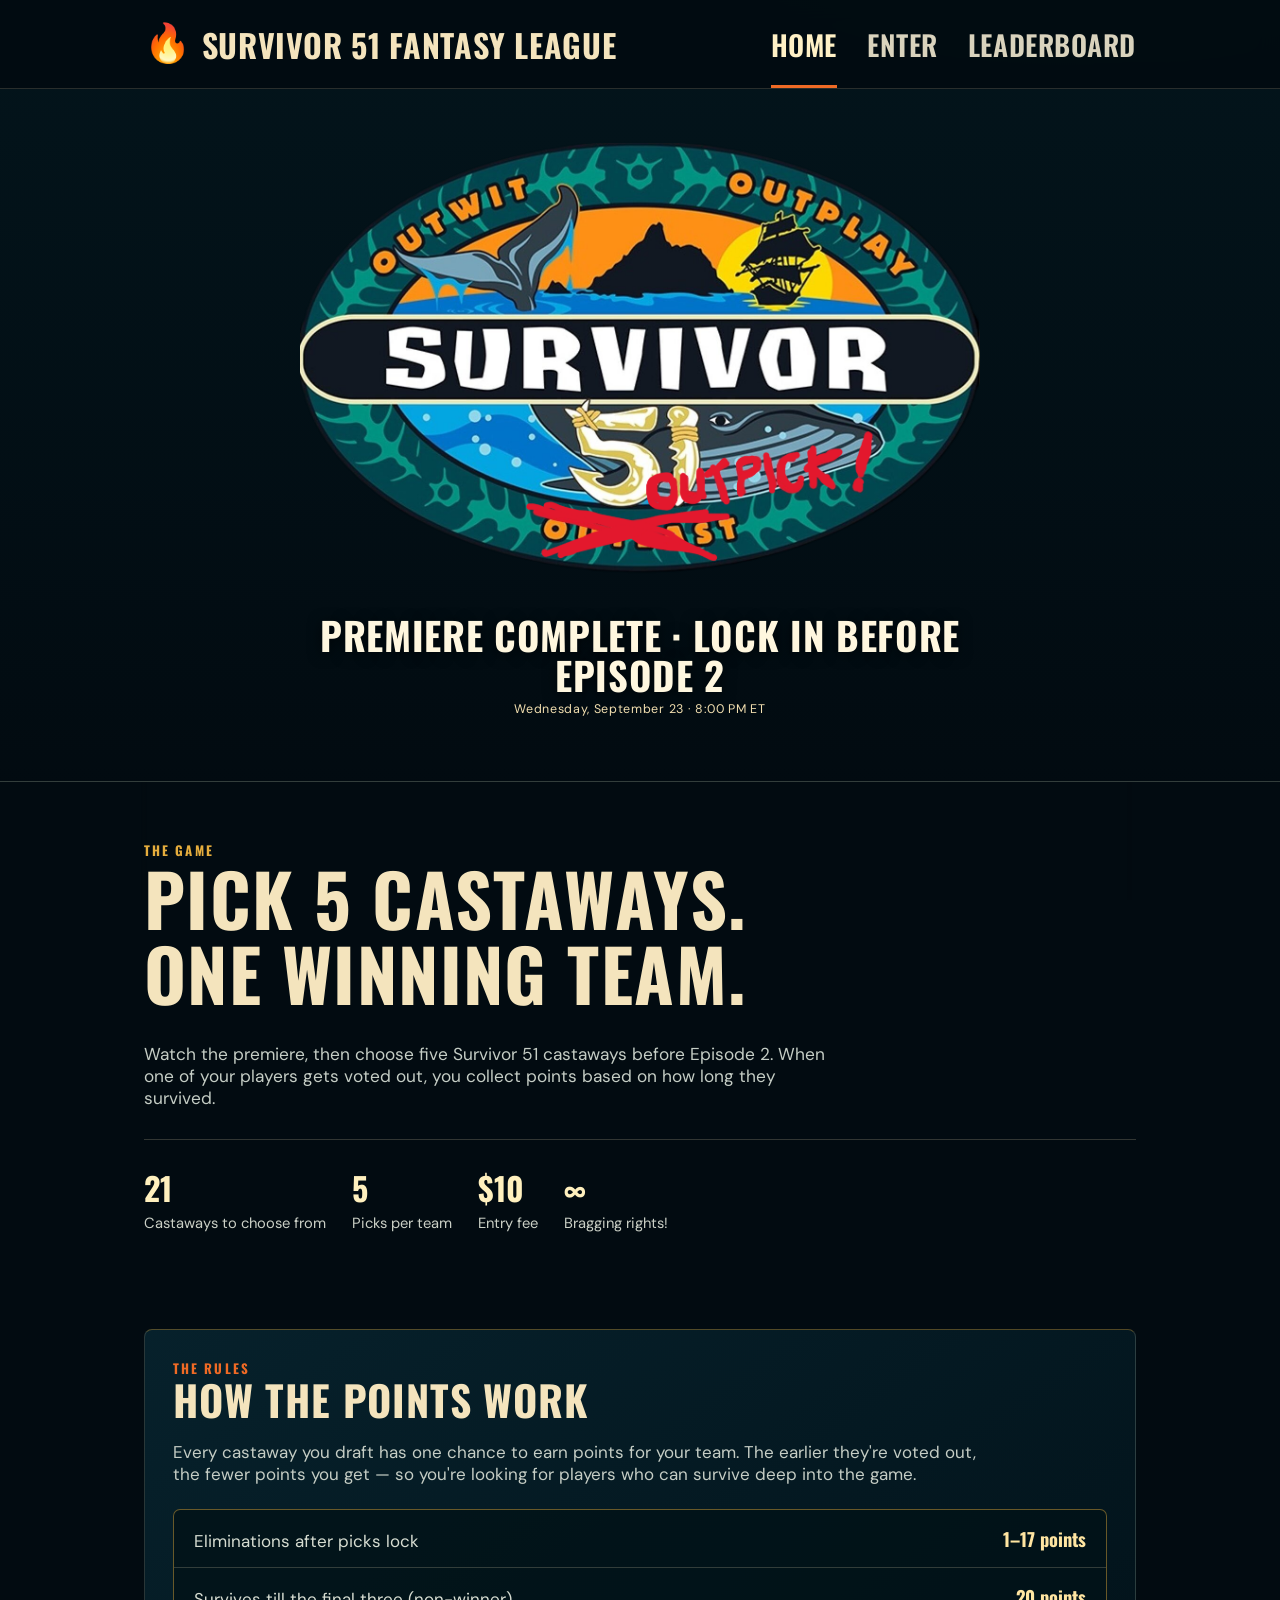
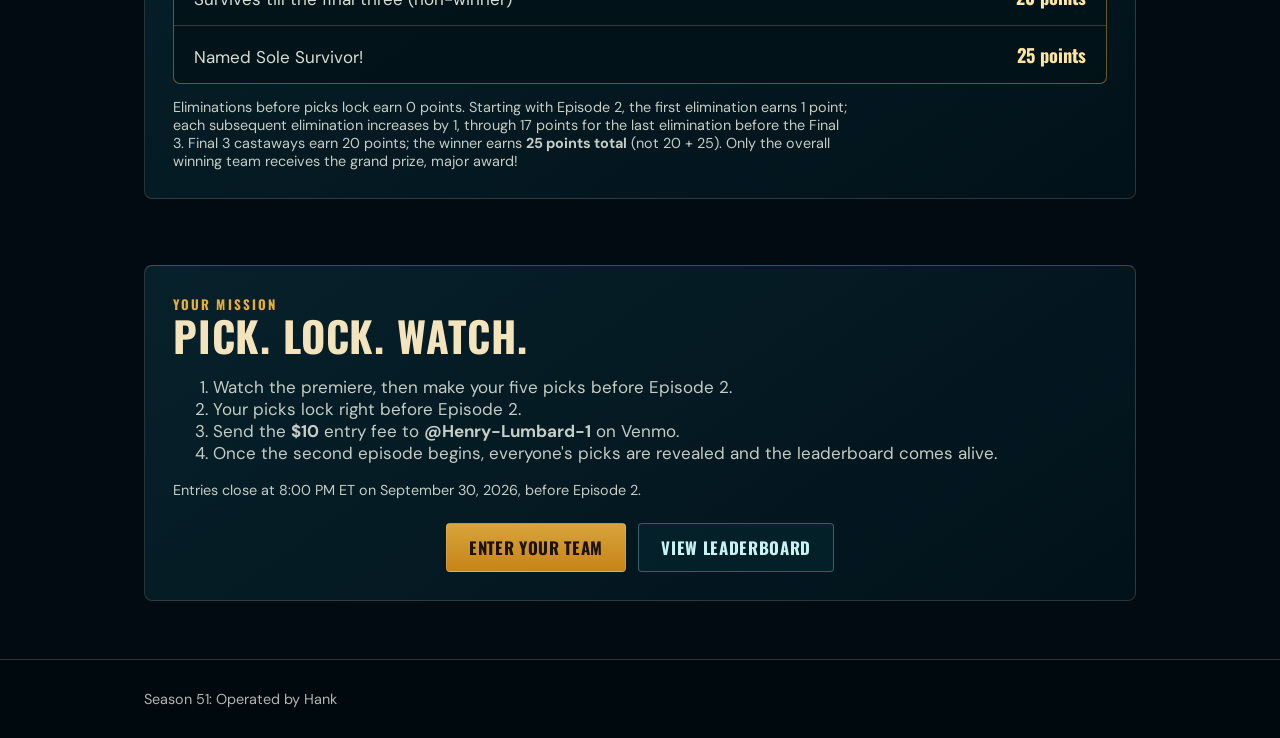
<file: index.html>
<!doctype html>
<html lang="en">
<head>
<meta charset="utf-8" />
<meta name="viewport" content="width=device-width, initial-scale=1" />
<title>Survivor 51 Fantasy League</title>
<meta property="og:title" content="Survivor 51 Fantasy League" />
<meta property="og:description" content="Pick 5 castaways, lock in your team, and compete for bragging rights. Entry: $10" />
<meta property="og:image" content="https://outwitoutplayoutpick.com/images/logo.png" />
<meta property="og:url" content="https://outwitoutplayoutpick.com" />
<meta property="og:type" content="website" />
<meta name="twitter:card" content="summary_large_image" />
<link rel="icon" href="images/flame.svg" type="image/svg+xml" />
<link rel="apple-touch-icon" href="images/apple-touch-icon.svg" type="image/svg+xml" sizes="180x180" />
<link rel="stylesheet" href="css/style.css" />
<style>
  .simple-home-hero {
    padding: 54px 0 34px;
    background: linear-gradient(180deg, rgba(3,20,27,.98), rgba(2,11,17,.98));
    border-bottom: 1px solid var(--line);
    text-align: center;
  }
  .simple-home-hero .container {
    display: flex;
    flex-direction: column;
    align-items: center;
  }
  .simple-home-logo {
    display: block;
    width: min(680px, 88vw);
    height: auto;
    margin: 0 auto 22px;
  }
  .simple-home-hero .premiere-countdown {
    width: min(760px, 94vw);
    margin-top: 4px;
  }
  .home-entry-section {
    padding-top: 28px;
  }
  .home-entry-actions {
    display: flex;
    justify-content: center;
    gap: 12px;
    flex-wrap: wrap;
    margin-top: 24px;
  }
</style>
</head>
<body>
<nav class="topnav">
  <div class="container">
    <a class="brand" href="index.html" aria-label="Survivor 51 Fantasy League home">
      <span class="brand-flame" aria-hidden="true">🔥</span>
      <span class="brand-title"><span class="season-label">Survivor 51</span> Fantasy League</span>
    </a>
    <div class="navlinks">
      <a href="index.html" class="active">Home</a>
      <a href="entry.html">Enter</a>
      <a href="leaderboard.html">Leaderboard</a>
    </div>
  </div>
</nav>

<main>
  <section class="simple-home-hero" aria-label="Survivor 51 Fantasy League">
    <div class="container">
      <img class="simple-home-logo" src="images/logo.png" alt="Survivor 51 official logo" />
      <div class="poster-caption premiere-countdown" aria-live="polite">
        <div class="countdown-time" id="premiere-countdown">Loading countdown…</div>
        <div class="countdown-date"><span id="premiere-display">Wednesday, September 23 · 8:00 PM ET</span></div>
      </div>
    </div>
  </section>

  <section>
    <div class="container">
      <div class="eyebrow" style="color:var(--gold);">THE GAME</div>
      <h1>Pick <span class="picks-per-team">5</span> castaways.<br />One winning team.</h1>
      <p class="muted" style="font-size:1.08rem; max-width:700px;">Watch the premiere, then choose five <span class="season-label">Survivor 51</span> castaways before Episode 2. When one of your players gets voted out, you collect points based on how long they survived.</p>
      <div class="hero-stats">
        <div class="stat"><span class="num">21</span><span class="label">Castaways to choose from</span></div>
        <div class="stat"><span class="num picks-per-team">5</span><span class="label">Picks per team</span></div>
        <div class="stat"><span class="num entry-fee">$10</span><span class="label">Entry fee</span></div>
        <div class="stat"><span class="num">∞</span><span class="label">Bragging rights!</span></div>
      </div>
    </div>
  </section>

  <section class="tight">
    <div class="container">
      <div class="panel">
        <div class="eyebrow" style="color:var(--ember);">THE RULES</div>
        <h2>How the points work</h2>
        <p class="muted">Every castaway you draft has one chance to earn points for your team. The earlier they're voted out, the fewer points you get — so you're looking for players who can survive deep into the game.</p>
        <div class="scoreboard" style="margin-top:24px;">
          <div class="row"><span class="rule">Eliminations after picks lock</span><span class="val">1–17 points</span></div>
          <div class="row"><span class="rule">Survives till the final three (non-winner)</span><span class="val">20 points</span></div>
          <div class="row"><span class="rule">Named Sole Survivor!</span><span class="val">25 points</span></div>
        </div>
        <p class="small muted" style="margin:14px 0 0;">Eliminations before picks lock earn 0 points. Starting with Episode 2, the first elimination earns 1 point; each subsequent elimination increases by 1, through 17 points for the last elimination before the Final 3. Final 3 castaways earn 20 points; the winner earns <strong>25 points total</strong> (not 20 + 25). Only the overall winning team receives the grand prize, major award!</p>
      </div>
    </div>
  </section>

  <section class="home-entry-section">
    <div class="container">
      <div class="panel">
        <div class="eyebrow" style="color:var(--gold);">YOUR MISSION</div>
        <h2>Pick. Lock. Watch.</h2>
        <ol class="muted">
          <li>Watch the premiere, then make your five picks before Episode 2.</li>
          <li>Your picks lock right before Episode 2.</li>
          <li>Send the <strong class="entry-fee">$10</strong> entry fee to <strong>@Henry-Lumbard-1</strong> on Venmo.</li>
          <li>Once the second episode begins, everyone's picks are revealed and the leaderboard comes alive.</li>
        </ol>
        <p class="small muted" style="margin-bottom:0;">Entries close at <span id="entry-deadline">8:00 PM ET on September 30, 2026</span>, before Episode 2.</p>
        <div class="home-entry-actions">
          <a class="btn" href="entry.html">Enter Your Team</a>
          <a class="btn secondary" href="leaderboard.html">View Leaderboard</a>
        </div>
      </div>
    </div>
  </section>
</main>

<footer><div class="container"><span class="season-label">Survivor 51</span> Fantasy League</div></footer>
<script src="js/config.js"></script>
<script src="js/api.js"></script>
<script src="js/season.js"></script>
<script src="js/countdown.js"></script>
<script>
(async function initHome() {
  const data = await fetchSeasonStatus().catch(() => null);
  if (data && data.seasonStarted === true) {
    window.location.replace("leaderboard.html");
    return;
  }
  const settings = await loadLeagueSettings();
  document.querySelectorAll(".season-label").forEach((el) => el.textContent = settings.seasonLabel);
  document.querySelectorAll(".entry-fee").forEach((el) => el.textContent = settings.entryFee);
  document.querySelectorAll(".picks-per-team").forEach((el) => el.textContent = settings.picksPerTeam);
  const deadline = settings.entryDeadlineDisplay || settings.entryDeadline;
  const premiere = settings.premiereDisplay || settings.premiereDate;
  const deadlineEl = document.getElementById("entry-deadline");
  const premiereEl = document.getElementById("premiere-display");
  if (deadlineEl) deadlineEl.textContent = deadline;
  if (premiereEl) premiereEl.textContent = premiere;
})();
</script>
</body>
</html>
</file>
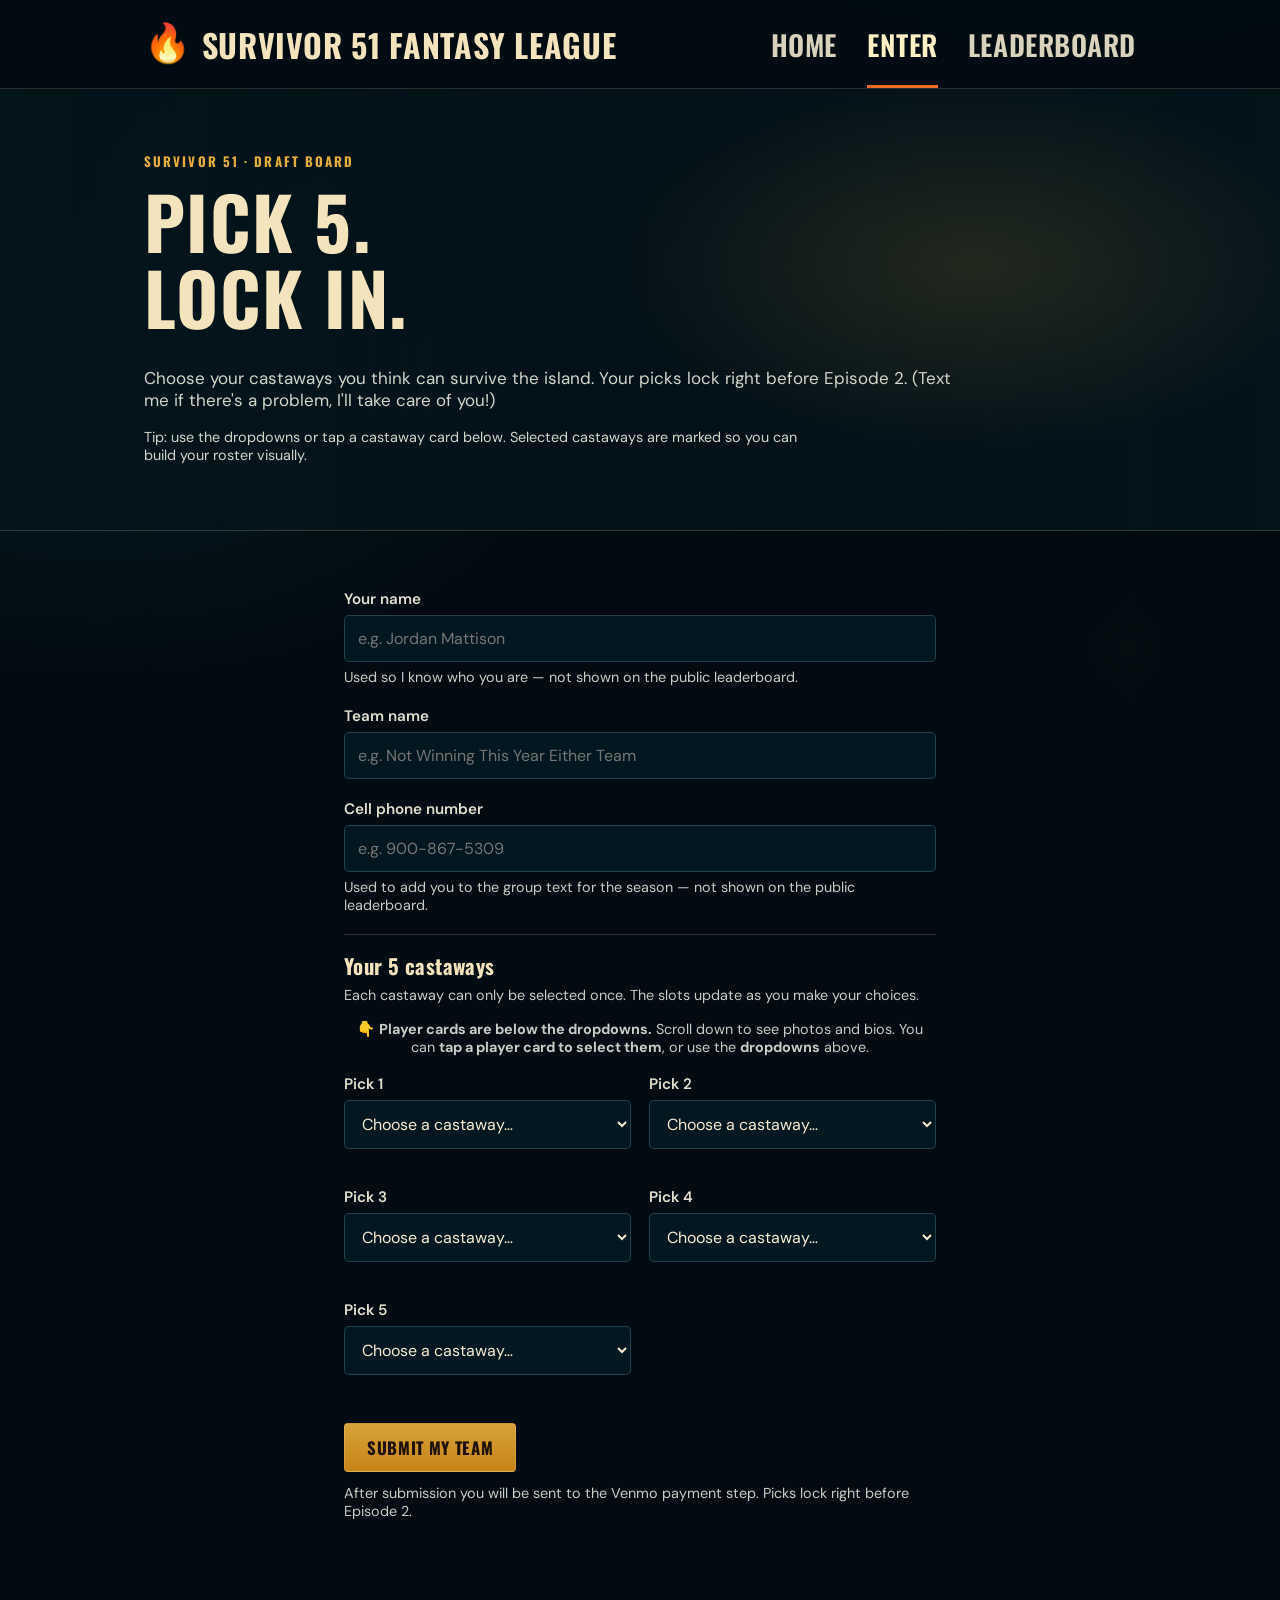
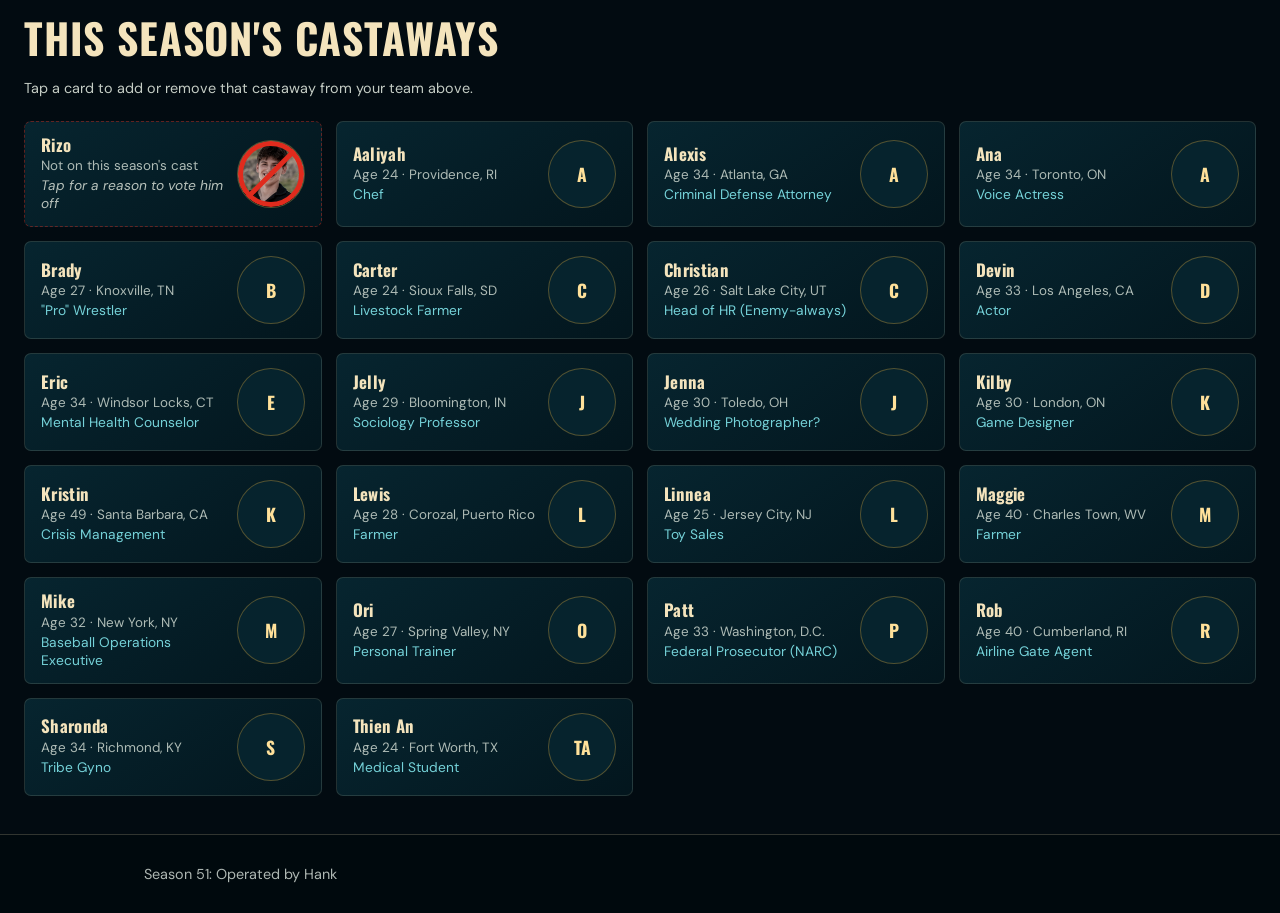
<file: entry.html>
<!doctype html>
<html lang="en">
<head>
<meta charset="utf-8" />
<meta name="viewport" content="width=device-width, initial-scale=1" />
<title>Draft Your Team — Survivor 51 Fantasy League</title>
<link rel="icon" href="images/flame.svg" type="image/svg+xml" />
<link rel="apple-touch-icon" href="images/apple-touch-icon.svg" type="image/svg+xml" sizes="180x180" />
<link rel="stylesheet" href="css/style.css" />
</head>
<body>

<nav class="topnav">
  <div class="container">
    <a class="brand" href="index.html">
      <span class="brand-flame" aria-hidden="true">🔥</span>
      <span class="brand-title"><span class="season-label">Survivor 51</span> Fantasy League</span>
    </a>
    <div class="navlinks">
      <a href="index.html">Home</a>
      <a href="entry.html" class="active">Enter</a>
      <a href="leaderboard.html">Leaderboard</a>
    </div>
  </div>
</nav>

<header class="hero">
  <div class="container">
    <div class="eyebrow"><span class="season-label">SURVIVOR 51</span> · DRAFT BOARD</div>
    <h1>Pick <span class="picks-per-team">5</span>.<br />Lock in.</h1>
    <p class="muted">Choose your castaways you think can survive the island. Your picks lock right before Episode 2. (Text me if there's a problem, I'll take care of you!)</p>
    <p class="muted small">Tip: use the dropdowns or tap a castaway card below. Selected castaways are marked so you can build your roster visually.</p>
  </div>
</header>

<section id="locked-section" class="hidden">
  <div class="container" style="max-width:640px;">
    <div class="panel center">
      <h2>Drafting is closed</h2>
      <p class="muted">The entry deadline has passed or entries have been closed, so picks are locked. If you already submitted a team, check the <a href="leaderboard.html">leaderboard</a> for scores. Get your team in before Episode 2 next season loser. Or text Henry for help!</p>
    </div>
  </div>
</section>

<!-- Payment reminder is intentionally near the top so it is easy to find after submission. -->
<section id="confirmation" class="hidden">
  <div class="container" style="max-width:640px;">
    <div class="panel center">
      <h2>🔥 You're in! 🔥</h2>
      <p class="muted">Your team is submitted. Picks lock right before Episode 2.</p>
      <a class="btn" id="venmo-payment-link" style="margin-top:8px;" target="_blank" rel="noopener"
         href="https://venmo.com/Henry-Lumbard-1?txn=pay&note=Survivor%2051%20Fantasy%20League%20entry">
        Pay $10 on Venmo (@Henry-Lumbard-1)
      </a>
      <p class="small muted" style="margin-top:14px;"><strong>Don't have Venmo?</strong> Have a friend or family member send $10 to <strong>@Henry-Lumbard-1</strong> and include your team name in the note.</p>
      <p class="small muted" style="margin-top:20px;">
        Picks stay hidden until the entry deadline. Check the
        <a href="leaderboard.html">leaderboard</a> right before Episode 2 to see everyone's teams.
      </p>
    </div>
  </div>
</section>

<section id="form-section">
  <div class="container" style="max-width:640px;">
    <div id="status" class="hidden"></div>

    <form id="entry-form">
      <div class="field">
        <label for="playerName">Your name</label>
        <input type="text" id="playerName" required placeholder="e.g. Jordan Mattison" />
        <p class="small muted" style="margin-top:6px;">Used so I know who you are &mdash; not shown on the public leaderboard.</p>

      </div>
      <div class="field">
        <label for="teamName">Team name</label>
        <input type="text" id="teamName" required placeholder="e.g. Not Winning This Year Either Team" />
      </div>
      <div class="field">
        <label for="phone">Cell phone number</label>
        <input type="tel" id="phone" required placeholder="e.g. 900-867-5309" />
        <p class="small muted" style="margin-top:6px;">Used to add you to the group text for the season &mdash; not shown on the public leaderboard.</p>
      </div>

      <div class="hairline"></div>
      <h3 style="margin-top:20px;">Your <span class="picks-per-team">5</span> castaways</h3>
      <p class="small muted">Each castaway can only be selected once. The slots update as you make your choices.</p>
      <p class="small muted center" style="margin:16px 0 18px;">
        👇 <strong>Player cards are below the dropdowns.</strong> Scroll down to see photos and bios. You can <strong>tap a player card to select them</strong>, or use the <strong>dropdowns</strong> above.
      </p>

      <div class="pick-grid" id="pick-grid"></div>

      <div style="margin-top:28px;">
        <button type="submit" class="btn" id="submit-btn">Submit my team</button>
      </div>
      <p class="small muted" style="margin:12px 0 0;">After submission you will be sent to the Venmo payment step. Picks lock right before Episode 2.</p>
    </form>
  </div>
</section>

<section id="roster-section" class="tight">
  <div class="container container-wide">
    <h2>This season's castaways</h2>
    <p class="muted small">
     Tap a card to add or remove that castaway from your team above.
    </p>
    <div id="roster-status" class="hidden status-msg" style="margin-top:12px;"></div>
    <div class="roster-grid" id="roster-grid"></div>
  </div>
</section>

<footer>
  <div class="container">
    Survivor 51 Fantasy League &mdash; run by Henry &middot; entry fee $10 via Venmo (@Henry-Lumbard-1)
  </div>
</footer>

<script src="js/config.js"></script>
<script src="js/api.js"></script>
<script src="js/castaways.js"></script>
<script src="js/season.js"></script>
<script>
function initials(name) {
  return name.replace(/[\u201c\u201d"]/g, "").split(" ").filter(Boolean).slice(0, 2).map((w) => w[0]).join("").toUpperCase();
}

let ACTIVE_CASTAWAYS = SURVIVOR_51_CAST;
const UNAVAILABLE_CASTAWAY_IDS = new Set(["aaliyah-puglia"]);

function renderRoster() {
  const grid = document.getElementById("roster-grid");
  grid.innerHTML = "";

  renderRizoCard(grid);

  ACTIVE_CASTAWAYS.forEach((c) => {
    const card = document.createElement("div");
    card.className = "roster-card";
    card.dataset.id = c.id;

    const photoWrap = document.createElement("div");
    photoWrap.className = "roster-photo";

    if (c.photo) {
      const img = document.createElement("img");
      img.src = c.photo;
      img.alt = c.name.replace(/[\u201c\u201d]/g, '"');
      img.loading = "lazy";
      img.onerror = function () {
        photoWrap.innerHTML = `<div class="roster-initials">${initials(c.name)}</div>`;
      };
      photoWrap.appendChild(img);
    } else {
      photoWrap.innerHTML = `<div class="roster-initials">${initials(c.name)}</div>`;
    }

    const info = document.createElement("div");
    info.className = "roster-info";
    info.innerHTML = `
      <h3>${c.name}</h3>
      <p class="roster-meta">Age ${c.age} &middot; ${c.hometown}</p>
      <p class="roster-occ">${c.occupation}</p>
    `;

    card.appendChild(info);
    card.appendChild(photoWrap);
    grid.appendChild(card);
  });

}

const RIZO_REASONS = [
  "Told the group chat he “basically already won” before the season even aired.",
  "Once explained the hidden immunity idol rules to a room full of people who have watched every season.",
  "Refers to strategic gameplay as “what I would have done.”",
  "Still brings up that one time he almost auditioned for the show.",
  "Has never once received a torch snuff, and will not let anyone forget it.",
  "Said he has a foolproof alliance strategy. Unfortunately, nobody else is in the alliance.",
  "Volunteered to be the camp provider, then remembered he doesn't know how to fish.",
  "Would absolutely play his Shot in the Dark on Day 1.",
  "Has already blamed the edit for something that hasn't happened yet.",
  "Calls himself a “social threat” despite being left on read in the group chat.",
  "Would find the hidden immunity idol and immediately tell everyone where it is.",
  "Spent three hours making a fake alliance chart on a whiteboard.",
  "His strategy is to “lay low” until everyone forgets he's there.",
  "Would negotiate his vote for a sandwich and still think he won the deal.",
  "Claims he could beat any Survivor challenge because he watched all the challenge compilations.",
  "Would form a final-four alliance before the opening credits finish.",
  "Has a backup speech prepared for every possible Tribal… except the one where he gets voted out.",
  "Thinks “trust” is a strategy.",
  "Would accidentally vote himself out and then argue the parchment was confusing.",
  "Has been practicing his confessional face in the bathroom mirror.",
  "Says “I’m not here to make friends” immediately after making friends.",
  "Would find an idol clue and somehow lose it before reading it.",
  "Already knows exactly who he would vote for at every Tribal Council.",
  "Would tell Jeff Probst his vote is “a business decision” and then vote based on vibes.",
  "His master strategy is to “hope everyone else makes bigger mistakes.”",
  "Would get blindsided and insist it was part of his plan.",
  "Has a three-step plan: survive, dominate, explain afterward why it was all intentional.",
  "Would bring an actual PowerPoint to a Tribal Council.",
  "Claims he's a challenge beast because he once won a backyard cornhole tournament.",
  "Would spend his entire day searching for an idol that isn't there.",
  "His alliance has one member: Rizo.",
  "Would give a 10-minute confessional explaining why his 2–3–1 vote split was genius.",
  "Somehow manages to be both the biggest threat and the easiest person to forget.",
  "If voted out, he will immediately request a recount.",
  "Those ears have their own zip code.",
  "His teeth look like they were assembled during a commercial break.",
  "That laugh sounds like a car trying to start in the cold.",
];

function renderRizoCard(grid) {
  const card = document.createElement("div");
  card.className = "roster-card fake-card";

  const photoWrap = document.createElement("div");
  photoWrap.className = "roster-photo";
  const img = document.createElement("img");
  img.src = "images/rizo.jpg";
  img.alt = "Rizo";
  photoWrap.appendChild(img);
  const ring = document.createElement("div");
  ring.className = "ban-ring";
  const bar = document.createElement("div");
  bar.className = "ban-bar";
  photoWrap.appendChild(ring);
  photoWrap.appendChild(bar);

  const info = document.createElement("div");
  info.className = "roster-info";
  info.innerHTML = `
    <h3>Rizo</h3>
    <p class="roster-meta">Not on this season's cast</p>
    <p class="roster-occ fake-reason">Tap for a reason to vote him off</p>
  `;

  card.appendChild(info);
  card.appendChild(photoWrap);
  grid.appendChild(card);

  const reasonEl = info.querySelector(".fake-reason");

  let shuffledReasons = [...RIZO_REASONS];
  let reasonIndex = 0;

  function shuffleReasons() {
    for (let i = shuffledReasons.length - 1; i > 0; i--) {
      const j = Math.floor(Math.random() * (i + 1));
      [shuffledReasons[i], shuffledReasons[j]] = [shuffledReasons[j], shuffledReasons[i]];
    }
    reasonIndex = 0;
  }

  shuffleReasons();

  card.addEventListener("click", () => {
    if (reasonIndex >= shuffledReasons.length) {
      shuffleReasons();
    }
    reasonEl.textContent = shuffledReasons[reasonIndex++];
    card.classList.add("revealed");
  });
}

renderRoster();

(async function initEntryPage() {
  const data = await fetchSeasonStatus().catch(() => ({ settings: LEAGUE, seasonStarted: false }));
  if (data.seasonStarted === true) {
    window.location.replace("leaderboard.html");
    return;
  }
  if (SEASON_DATA_MODE === "live" && data.castaways && data.castaways.length) {
    const staticById = Object.fromEntries(SURVIVOR_51_CAST.map((c) => [c.id, c]));
    ACTIVE_CASTAWAYS = data.castaways.map((c) => ({
      ...(staticById[c.id] || {}),
      ...c,
      age: c.age || staticById[c.id]?.age || "",
      photo: c.photo || staticById[c.id]?.photo || ""
    }));
    renderRoster();
  }
  applyLeagueSettings(SEASON_DATA_MODE === "static" ? LEAGUE : (data.settings || {}));
  document.querySelectorAll(".season-label").forEach((el) => el.textContent = LEAGUE.seasonLabel);
  document.querySelectorAll(".entry-fee").forEach((el) => el.textContent = LEAGUE.entryFee);
  const paymentLink = document.getElementById("venmo-payment-link");
  if (paymentLink) {
    paymentLink.href = getVenmoEntryUrl();
    paymentLink.textContent = `Pay ${LEAGUE.entryFee} on Venmo (@${LEAGUE.venmoHandle})`;
  }
  document.querySelectorAll(".picks-per-team").forEach((el) => el.textContent = String(LEAGUE.picksPerTeam));
  setupForm();

})();

function setupForm() {
const NUM_PICKS = LEAGUE.picksPerTeam;
const grid = document.getElementById("pick-grid");
const selects = [];

for (let i = 0; i < NUM_PICKS; i++) {
  const field = document.createElement("div");
  field.className = "field";
  const label = document.createElement("label");
  label.textContent = `Pick ${i + 1}`;
  const select = document.createElement("select");
  select.required = true;
  select.dataset.index = i;
  field.appendChild(label);
  field.appendChild(select);
  selects.push(select);
  grid.appendChild(field);
}

function renderOptions() {
  const chosen = selects.map((s) => s.value).filter(Boolean);
  selects.forEach((select) => {
    const current = select.value;
    select.innerHTML = '<option value="">Choose a castaway&hellip;</option>';
    ACTIVE_CASTAWAYS.forEach((c) => {
      if (UNAVAILABLE_CASTAWAY_IDS.has(c.id)) return;
      if (chosen.includes(c.id) && c.id !== current) return;
      const opt = document.createElement("option");
      opt.value = c.id;
      opt.textContent = `${c.name} \u2014 ${c.hometown}`;
      if (c.id === current) opt.selected = true;
      select.appendChild(opt);
    });
  });
  syncRosterSelection();
}
selects.forEach((s) => s.addEventListener("change", renderOptions));
renderOptions();

function syncRosterSelection() {
  const chosen = selects.map((s) => s.value).filter(Boolean);
  document.querySelectorAll(".roster-card").forEach((card) => {
    card.classList.toggle("selected", chosen.includes(card.dataset.id));
  });
}

function flashRosterStatus(msg) {
  const el = document.getElementById("roster-status");
  el.textContent = msg;
  el.className = "status-msg error";

  if (window.matchMedia("(max-width: 767px)").matches) {
    requestAnimationFrame(() => {
      const topOffset = 220;
      const y = el.getBoundingClientRect().top + window.scrollY - topOffset;
      window.scrollTo({ top: Math.max(0, y), behavior: "smooth" });
    });
  }
}

function clearRosterStatusIfBelowLimit() {
  const selectedCount = selects.filter((s) => s.value).length;
  if (selectedCount <= NUM_PICKS - 1) {
    const el = document.getElementById("roster-status");
    el.textContent = "";
    el.className = "hidden status-msg";
  }
}

function toggleCastaway(id) {
  if (UNAVAILABLE_CASTAWAY_IDS.has(id)) return;
  const alreadyIn = selects.find((s) => s.value === id);
  if (alreadyIn) {
    alreadyIn.value = "";
  } else {
    const emptySlot = selects.find((s) => s.value === "");
    if (!emptySlot) {
      flashRosterStatus("Your team is already full — tap a selected castaway to remove them first.");
      return;
    }
    emptySlot.value = id;
  }
  renderOptions();
  clearRosterStatusIfBelowLimit();
}

document.querySelectorAll(".roster-card:not(.fake-card)").forEach((card) => {
  if (UNAVAILABLE_CASTAWAY_IDS.has(card.dataset.id)) return;
  card.classList.add("clickable");
  card.setAttribute("role", "button");
  card.setAttribute("tabindex", "0");
  card.addEventListener("click", () => toggleCastaway(card.dataset.id));
  card.addEventListener("keydown", (e) => {
    if (e.key === "Enter" || e.key === " ") {
      e.preventDefault();
      toggleCastaway(card.dataset.id);
    }
  });
});

function showStatus(msg, type) {
  const el = document.getElementById("status");
  el.textContent = msg;
  el.className = `status-msg ${type}`;
}

document.getElementById("entry-form").addEventListener("submit", async (e) => {
  e.preventDefault();
  const playerName = document.getElementById("playerName").value.trim();
  const teamName = document.getElementById("teamName").value.trim();
  const phone = document.getElementById("phone").value.trim();
  const picks = selects.map((s) => s.value);

  if (picks.some((id) => UNAVAILABLE_CASTAWAY_IDS.has(id))) {
    showStatus("One of those castaways is no longer available for new teams.", "error");
    return;
  }
  if (new Set(picks).size !== NUM_PICKS || picks.includes("")) {
    showStatus(`Pick ${NUM_PICKS} different castaways before submitting.`, "error");
    return;
  }
  if (!phone) {
    showStatus("Add a cell phone number so you can be added to the group text.", "error");
    return;
  }

  const submitBtn = document.getElementById("submit-btn");
  submitBtn.disabled = true;
  submitBtn.textContent = "Submitting…";

  try {
    const result = await submitEntry({ playerName, teamName, phone, picks });
    if (result.error) {
      showStatus(result.error, "error");
      submitBtn.disabled = false;
      submitBtn.textContent = "Submit & lock my team";
      return;
    }

    const paymentLink = document.getElementById("venmo-payment-link");
    if (paymentLink) {
      paymentLink.href = getVenmoEntryUrl(teamName);
      paymentLink.textContent = `Pay ${LEAGUE.entryFee} on Venmo (@${LEAGUE.venmoHandle})`;
    }

    document.querySelector("header.hero").classList.add("hidden");
    document.getElementById("form-section").classList.add("hidden");
    document.getElementById("confirmation").classList.remove("hidden");
    document.getElementById("roster-section").classList.add("hidden");
    window.scrollTo({ top: 0, behavior: "smooth" });
  } catch (err) {
    console.error(err);
    showStatus("Something went wrong submitting your team. Please try again.", "error");
    submitBtn.disabled = false;
    submitBtn.textContent = "Submit & lock my team";
  }
});
}
</script>
</body>
</html>
</file>
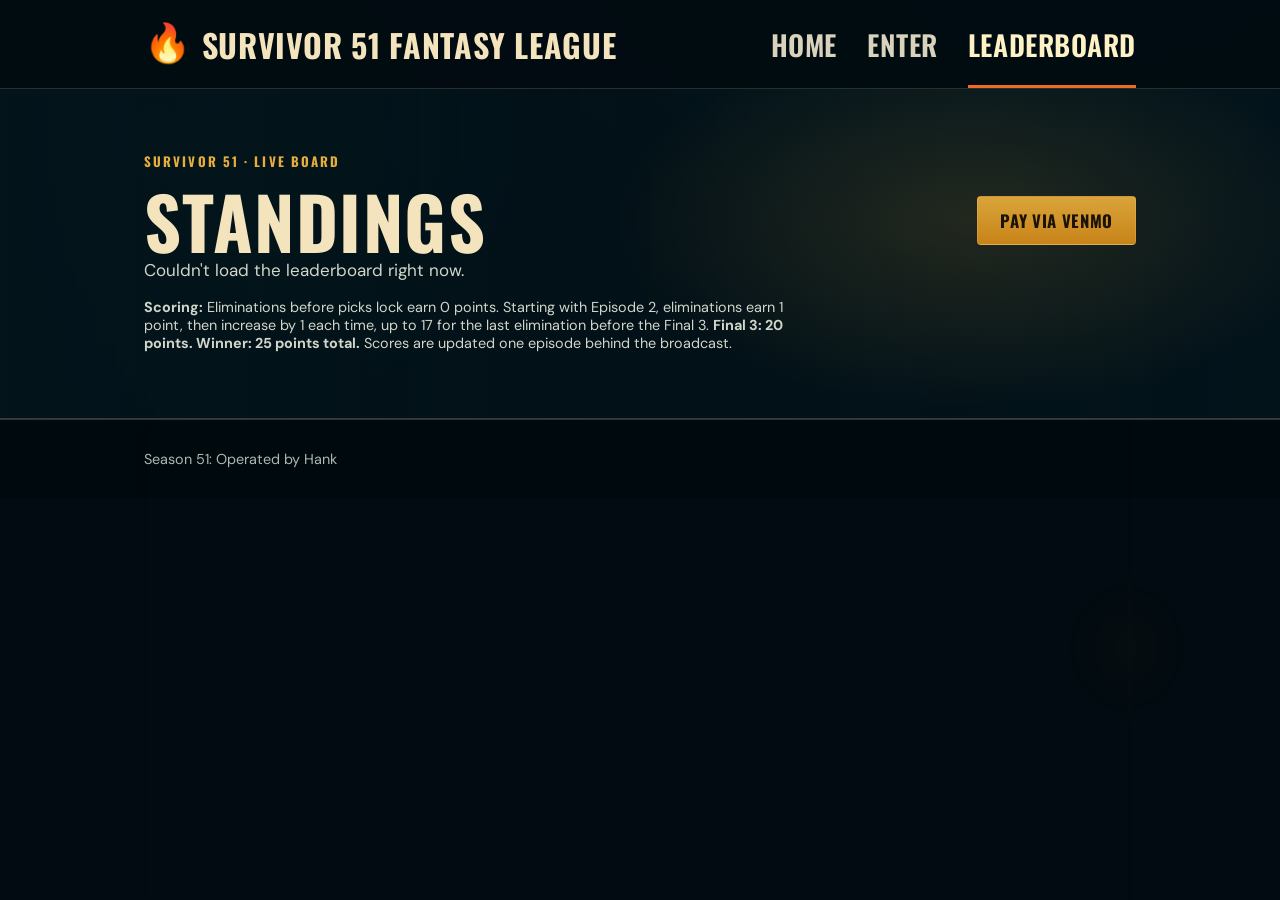
<file: leaderboard.html>
<!doctype html>
<html lang="en">
<head>
<meta charset="utf-8" />
<meta name="viewport" content="width=device-width, initial-scale=1" />
<title>Leaderboard — Survivor 51 Fantasy League</title>
<link rel="icon" href="images/flame.svg" type="image/svg+xml" />
<link rel="apple-touch-icon" href="images/apple-touch-icon.svg" type="image/svg+xml" sizes="180x180" />
<link rel="stylesheet" href="css/style.css" />
<style>
  .admin-column { display: none; }
  .admin-column.revealed { display: table-cell; }
  .admin-reveal-section { padding-top: 12px; }
  .standings-header { display: flex; align-items: center; justify-content: space-between; gap: 20px; }
  .standings-header h1 { margin-bottom: 0; }
  .pick-tag.castaway-hover { position: relative; z-index: 1; color: #17211f; background: #ffe27a; border-color: #fff1a8; box-shadow: 0 0 0 2px #e4a936, 0 0 14px rgba(255,226,122,.55); font-weight: 700; }
  .pick-highlight-hint { display: none; }
  @media (hover: none) { .pick-highlight-hint { display: block; margin: 0 0 10px; } }
  .standings-payment { flex: 0 0 auto; }
  @media (max-width: 600px) {
    .standings-header { gap: 12px; }
    .standings-payment {
      flex: 0 1 48%;
      min-width: 0;
      max-width: 48%;
      box-sizing: border-box;
      padding: 10px;
      font-size: .9rem;
      line-height: 1.2;
      white-space: normal;
      overflow-wrap: anywhere;
      text-align: center;
    }
  }
</style>
</head>
<body>

<nav class="topnav">
  <div class="container">
    <a class="brand" href="index.html">
      <span class="brand-flame" aria-hidden="true">🔥</span>
      <span class="brand-title"><span class="season-label">Survivor 51</span> Fantasy League</span>
    </a>
    <div class="navlinks">
      <a href="index.html">Home</a>
      <a href="entry.html">Enter</a>
      <a href="leaderboard.html" class="active">Leaderboard</a>
    </div>
  </div>
</nav>

<header class="hero">
  <div class="container">
    <div class="eyebrow" id="week-label"><span class="season-label">SURVIVOR 51</span> · LIVE BOARD</div>
    <div class="standings-header">
      <h1>Standings</h1>
      <a class="btn standings-payment" id="venmo-link" href="https://venmo.com/u/Henry-Lumbard-1" target="_blank" rel="noopener">Pay via Venmo</a>
    </div>
    <p class="muted" id="lead-sub">Loading&hellip;</p>
    <p class="small muted" id="scoring-brief"><strong>Scoring:</strong> Eliminations before picks lock earn 0 points. Starting with Episode 2, eliminations earn 1 point, then increase by 1 each time, up to 17 for the last elimination before the Final 3. <strong>Final 3: 20 points. Winner: 25 points total.</strong> Scores are updated one episode behind the broadcast.</p>
  </div>
</header>

<section id="pre-season" class="hidden">
  <div class="container">
    <div class="panel center">
      <h3>Picks are open through the premiere</h3>
      <p class="muted"><span id="entry-count">0</span> teams have entered so far. Everyone's picks and live scoring will be posted here after the Episode 2 entry deadline on <span id="entry-deadline">September 30, 2026</span>.</p>
      <a class="btn" href="entry.html">Draft your team</a>

    </div>
  </div>
</section>

<section id="live-board" class="hidden">
  <div class="container container-wide">
<p class="muted pick-highlight-hint">Tap a castaway to highlight the same name across all teams. Tap the same name again to clear, or tap another to switch.</p>
    <div class="panel" style="padding:0; overflow:hidden;">
    <div id="standings-scroll" style="overflow-x:auto;">
      <table id="standings-table">
        <thead>
          <tr>
            <th>Rank</th>
            <th>Team</th>
            <th>Points</th>
            <th class="admin-column">Max possible</th>
            <th class="admin-column">Upside</th>
            <th>Picks</th>
          </tr>
        </thead>
        <tbody id="board-body"></tbody>
      </table>
    </div>
    </div>
  </div>
</section>

<section id="cast-pool" class="hidden tight">
  <div class="torch-band">
    <div class="container">
      <h2>The tribe has spoken</h2>
      <p class="torch-sub">Where every castaway stands, and what each one is worth.</p>
    </div>
  </div>
  <div class="container container-wide" style="padding-top:8px;">
    <div class="roster-grid" id="cast-roster-grid"></div>
  </div>
</section>

<section id="admin-reveal-section" class="tight admin-reveal-section hidden">
  <div class="container center">
    <button type="button" class="btn secondary" id="reveal-admin-btn">Show Max Points &amp; Upside</button>
  </div>
</section>

<footer>
  <div class="container">
    <span class="season-label">Survivor 51</span> Fantasy League &mdash; run by <span id="commissioner-name">Henry</span> &middot; entry fee <span id="footer-entry-fee">$10</span> via Venmo (<span id="footer-venmo">@Henry-Lumbard-1</span>)
  </div>
</footer>

<script src="js/config.js"></script>
<script src="js/api.js"></script>
<script src="js/castaways.js"></script>
<script src="js/scoring.js"></script>
<script src="js/season.js"></script>
<script>
async function load() {
  const data = await fetchLeaderboardData();
  const loadedSettings = SEASON_DATA_MODE === "static" ? LEAGUE : (data.settings || {});
  applyLeagueSettings(loadedSettings);
  document.querySelectorAll(".season-label").forEach((el) => el.textContent = LEAGUE.seasonLabel);
  const settings = { ...loadedSettings, seasonStarted: data.seasonStarted === true };
  document.getElementById("footer-entry-fee").textContent = settings.entryFee;
  document.getElementById("footer-venmo").textContent = "@" + settings.venmoHandle;
  document.getElementById("commissioner-name").textContent = settings.commissionerName;
  const venmoLink = document.getElementById("venmo-link");
  if (venmoLink) {
    venmoLink.href = getVenmoEntryUrl();
    venmoLink.textContent = `Pay ${settings.entryFee} on Venmo (@${settings.venmoHandle})`;
  }

  const deadlineEl = document.getElementById("entry-deadline");
  if (deadlineEl) deadlineEl.textContent = settings.entryDeadlineDisplay || settings.entryDeadline || "";
  const entries = data.entries || [];

  document.getElementById("entry-count").textContent = entries.length;

  if (!settings.seasonStarted) {
    document.getElementById("lead-sub").textContent = "Picks reveal before the Episode 2 entry deadline.";
    document.getElementById("pre-season").classList.remove("hidden");
    return;
  }

  document.getElementById("lead-sub").textContent = "The Tribe Has Spoken!";

  // Load castaways. The sheet is the live source for outcome/name/etc, but it
  // has no photo column -- photos only live in the static SURVIVOR_51_CAST
  // list -- so start from that list and layer the sheet's fields on top.
  const staticById = Object.fromEntries(SURVIVOR_51_CAST.map((c) => [c.id, c]));
  const castawaysById = {};
  if (SEASON_DATA_MODE === "live" && data.castaways && data.castaways.length) {
    data.castaways.forEach((c) => {
      const base = staticById[c.id] || {};
      castawaysById[c.id] = {
        ...base,
        ...c,
        age: c.age || base.age || "",
        photo: c.photo || base.photo || ""
      };
    });
  } else {
    SURVIVOR_51_CAST.forEach((c) => (castawaysById[c.id] = { ...c, outcome: null }));
    (data.castaways || []).forEach((c) => {
      if (castawaysById[c.id]) castawaysById[c.id].outcome = c.outcome;
    });
  }

  // Build & sort leaderboard.
  const rows = entries.map((entry) => {
    const { current, max, breakdown } = scoreEntry(entry, castawaysById);
    breakdown.sort((a, b) => a.name.localeCompare(b.name));
    return { ...entry, current, max, upside: max - current, breakdown };
  });
  rows.sort((a, b) => b.current - a.current || b.max - a.max);

  const tbody = document.getElementById("board-body");
  tbody.innerHTML = "";
  rows.forEach((r, idx) => {
    const tr = document.createElement("tr");
    if (idx === 0) tr.className = "rank-1";
    const picksHtml = r.breakdown
      .map((b) => {
        let cls = "active";
        if (b.outcome === 25) cls = "winner";
        else if (b.outcome === 20) cls = "final3";
        else if (typeof b.outcome === "number") cls = "out";
        return `<span class="pick-tag ${cls}" data-castaway-id="${b.id}" title="Hover or tap to highlight this castaway across teams">${b.name}</span>`;
      })
      .join("");
    tr.innerHTML = `
      <td>${idx + 1}</td>
      <td><strong>${r.teamName}</strong></td>
      <td><strong>${r.current}</strong></td>
      <td class="admin-column"><strong>${r.max}</strong></td>
      <td class="admin-column">${r.upside > 0 ? `+${r.upside}` : "—"}</td>
      <td class="picks-cell">${picksHtml}</td>
    `;
    tbody.appendChild(tr);
  });

  // Desktop hover and mobile tap both highlight every team that picked this castaway.
  let hoveredCastawayId = null;
  let selectedCastawayId = null;
  function refreshCastawayHighlights() {
    tbody.querySelectorAll(".pick-tag[data-castaway-id]").forEach((tag) => {
      const id = tag.dataset.castawayId;
      tag.classList.toggle("castaway-hover", id === hoveredCastawayId || id === selectedCastawayId);
    });
  }
  tbody.addEventListener("pointerover", (event) => {
    if (event.pointerType === "touch" || window.matchMedia("(hover: none)").matches) return;
    const tag = event.target.closest(".pick-tag[data-castaway-id]");
    if (tag) {
      hoveredCastawayId = tag.dataset.castawayId;
      refreshCastawayHighlights();
    }
  });
  tbody.addEventListener("pointerout", (event) => {
    if (event.pointerType === "touch" || window.matchMedia("(hover: none)").matches) return;
    const tag = event.target.closest(".pick-tag[data-castaway-id]");
    if (tag && !tag.contains(event.relatedTarget)) {
      hoveredCastawayId = null;
      refreshCastawayHighlights();
    }
  });
  tbody.addEventListener("click", (event) => {
    const isTouchInput = event.pointerType === "touch" ||
      window.matchMedia("(hover: none)").matches;
    if (!isTouchInput) return;
    const tag = event.target.closest(".pick-tag[data-castaway-id]");
    const tappedId = tag ? tag.dataset.castawayId : null;
    selectedCastawayId = tappedId && tappedId !== selectedCastawayId ? tappedId : null;
    refreshCastawayHighlights();
  });

  renderCastawayCards(castawaysById);

  document.getElementById("live-board").classList.remove("hidden");
  document.getElementById("cast-pool").classList.remove("hidden");
  document.getElementById("admin-reveal-section").classList.remove("hidden");

  // Start mobile standings at Team after the table and web fonts finish laying out.
  const alignMobileStandings = () => {
    if (!window.matchMedia("(max-width: 640px)").matches) return;
    const scroller = document.getElementById("standings-scroll");
    const teamHeader = document.querySelector("#standings-table th:nth-child(2)");
    scroller.scrollLeft = teamHeader.getBoundingClientRect().left -
      scroller.getBoundingClientRect().left + scroller.scrollLeft - scroller.clientLeft;
  };
  await document.fonts.ready;
  requestAnimationFrame(alignMobileStandings);

  document.getElementById("reveal-admin-btn").addEventListener("click", revealAdminColumns);
}

function initials(name) {
  return name.replace(/[\u201c\u201d"]/g, "").split(" ").filter(Boolean).slice(0, 2).map((w) => w[0]).join("").toUpperCase();
}

function statusClass(outcome) {
  if (outcome === 25) return "winner";
  if (outcome === 20) return "final3";
  if (typeof outcome === "number") return "out";
  return "";
}

function revealAdminColumns() {
  const pin = window.prompt("Solve the ’90s music riddle: Blink + Snoop’s favorite time of day. Enter the sum to reveal Max Points and Upside:");
  if (pin === "602") {
    document.querySelectorAll(".admin-column").forEach((el) => {
      el.classList.add("revealed");
    });
    document.getElementById("reveal-admin-btn").textContent = "Max Points & Upside Revealed";
    document.getElementById("reveal-admin-btn").disabled = true;
  } else if (pin !== null) {
    window.alert("Incorrect PIN.");
  }
}

function renderCastawayCards(castawaysById) {
  const grid = document.getElementById("cast-roster-grid");
  grid.innerHTML = "";
  Object.values(castawaysById)
    .sort((a, b) => a.name.localeCompare(b.name))
    .forEach((c) => {
      const card = document.createElement("div");
      const cls = statusClass(c.outcome);
      card.className = "roster-card" + (cls ? ` ${cls}` : "");

      const photoWrap = document.createElement("div");
      photoWrap.className = "roster-photo";
      if (c.photo) {
        const img = document.createElement("img");
        img.src = c.photo;
        img.alt = c.name.replace(/[\u201c\u201d]/g, '"');
        img.loading = "lazy";
        img.onerror = function () {
          photoWrap.innerHTML = `<div class="roster-initials">${initials(c.name)}</div>`;
        };
        photoWrap.appendChild(img);
      } else {
        photoWrap.innerHTML = `<div class="roster-initials">${initials(c.name)}</div>`;
      }

      const info = document.createElement("div");
      info.className = "roster-info";
      const badge = c.outcome !== null && c.outcome !== undefined
        ? `<p class="roster-badge ${cls}">${describeOutcome(c.outcome)}</p>`
        : "";
      info.innerHTML = `
        <h3>${c.name}</h3>
        <p class="roster-meta">Age ${c.age} &middot; ${c.hometown}</p>
        <p class="roster-occ">${c.occupation}</p>
        ${badge}
      `;

      card.appendChild(info);
      card.appendChild(photoWrap);
      grid.appendChild(card);
    });
}

load().catch((err) => {
  console.error(err);
  document.getElementById("lead-sub").textContent = "Couldn't load the leaderboard right now.";
});
</script>
</body>
</html>
</file>
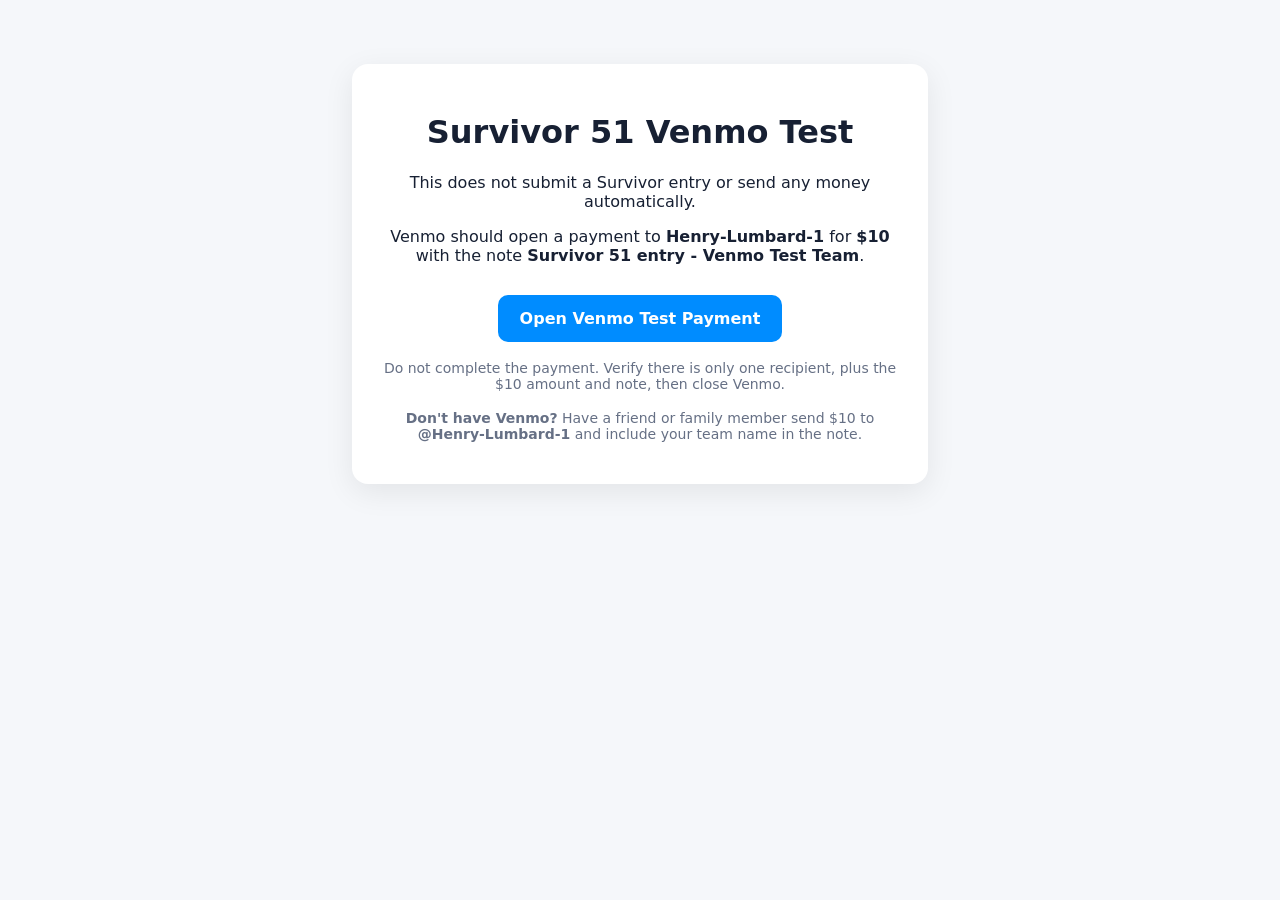
<file: venmo-test.html>
<!doctype html>
<html lang="en">
<head>
  <meta charset="utf-8">
  <meta name="viewport" content="width=device-width,initial-scale=1">
  <title>Venmo Payment Test</title>
  <style>
    body{font-family:system-ui,-apple-system,sans-serif;background:#f5f7fa;margin:0;padding:24px;color:#172033}
    .card{max-width:520px;margin:40px auto;background:#fff;border-radius:16px;padding:28px;box-shadow:0 8px 30px rgba(0,0,0,.08);text-align:center}
    .btn{display:inline-block;margin-top:14px;padding:14px 22px;border-radius:10px;background:#008cff;color:#fff;text-decoration:none;font-weight:700}
    .small{font-size:14px;color:#667085;margin-top:18px}
  </style>
</head>
<body>
  <main class="card">
    <h1>Survivor 51 Venmo Test</h1>
    <p>This does not submit a Survivor entry or send any money automatically.</p>
    <p>Venmo should open a payment to <strong>Henry-Lumbard-1</strong> for <strong>$10</strong> with the note <strong>Survivor 51 entry - Venmo Test Team</strong>.</p>
    <a class="btn" href="venmo://paycharge?txn=pay&recipients=Henry-Lumbard-1&amount=10&note=Survivor%2051%20entry%20-%20Venmo%20Test%20Team">Open Venmo Test Payment</a>
    <p class="small">Do not complete the payment. Verify there is only one recipient, plus the $10 amount and note, then close Venmo.</p>
    <p class="small"><strong>Don't have Venmo?</strong> Have a friend or family member send $10 to <strong>@Henry-Lumbard-1</strong> and include your team name in the note.</p>
  </main>
</body>
</html>
</file>
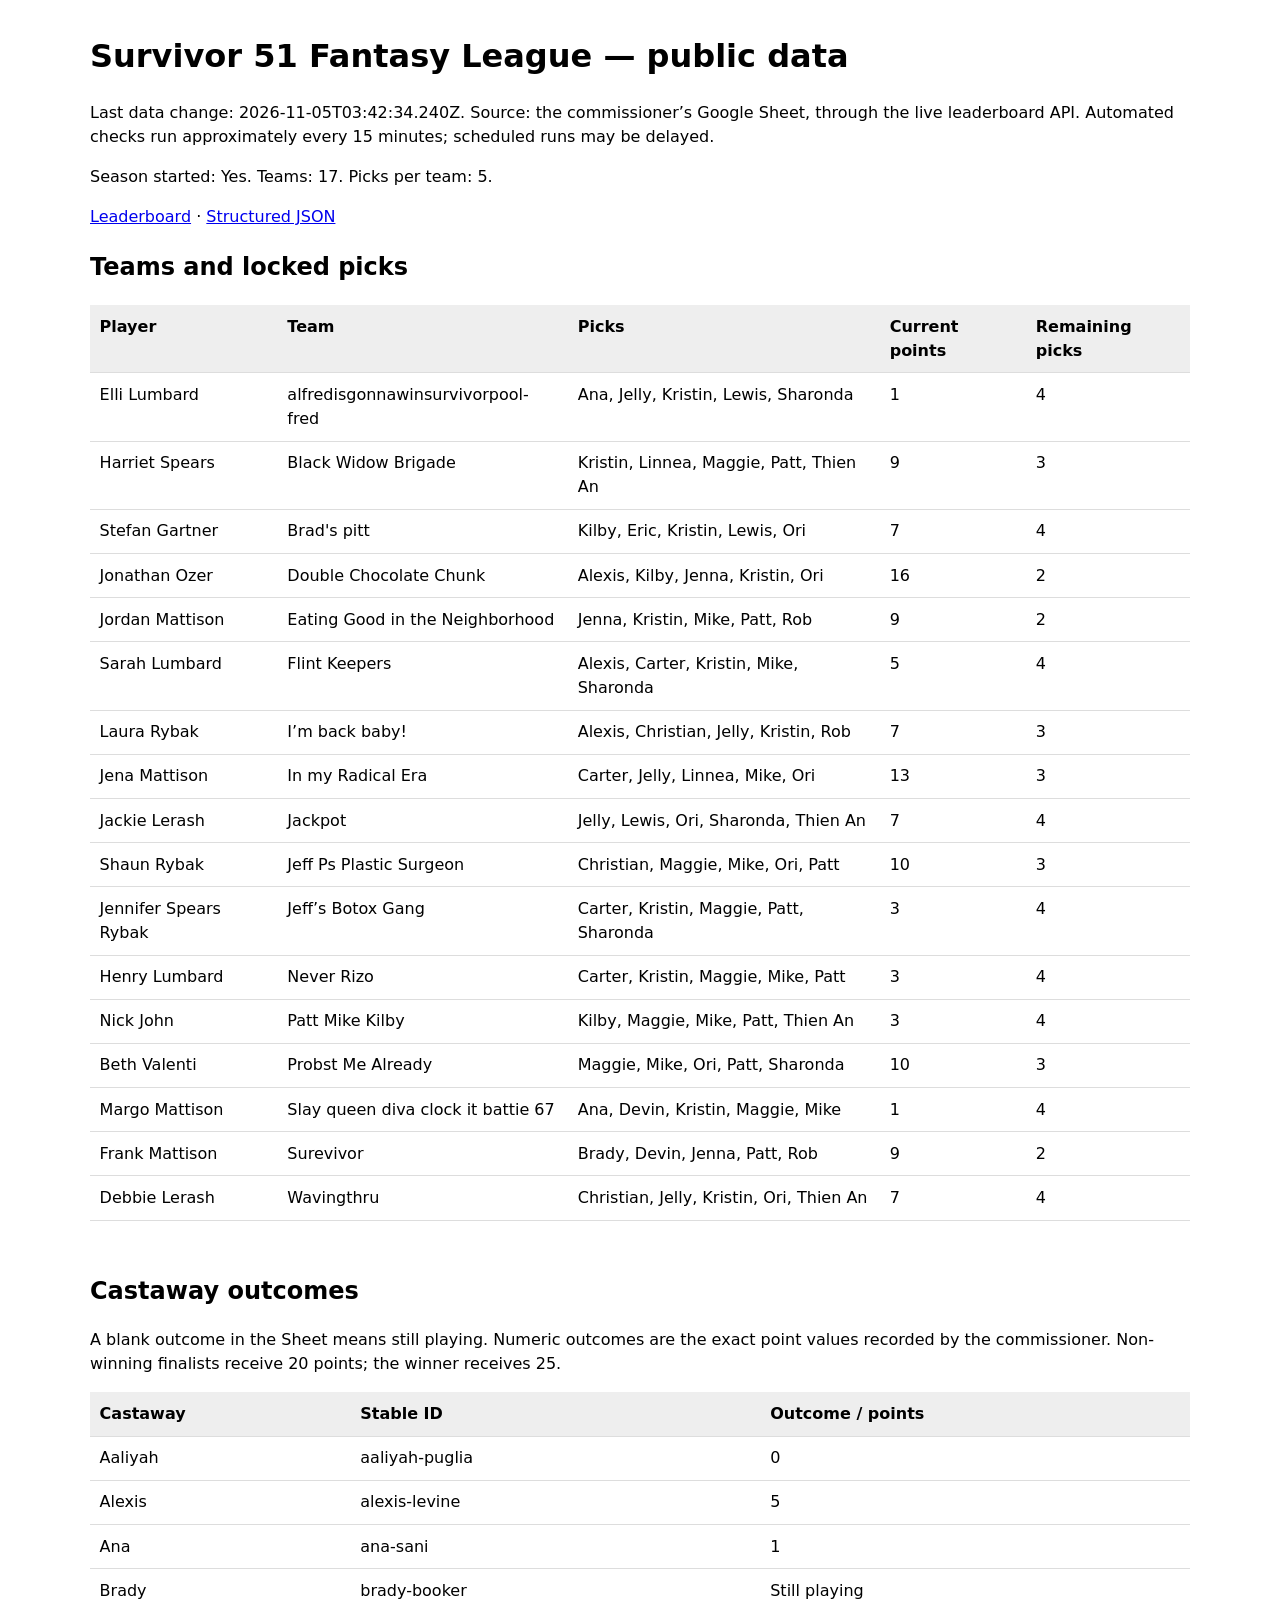
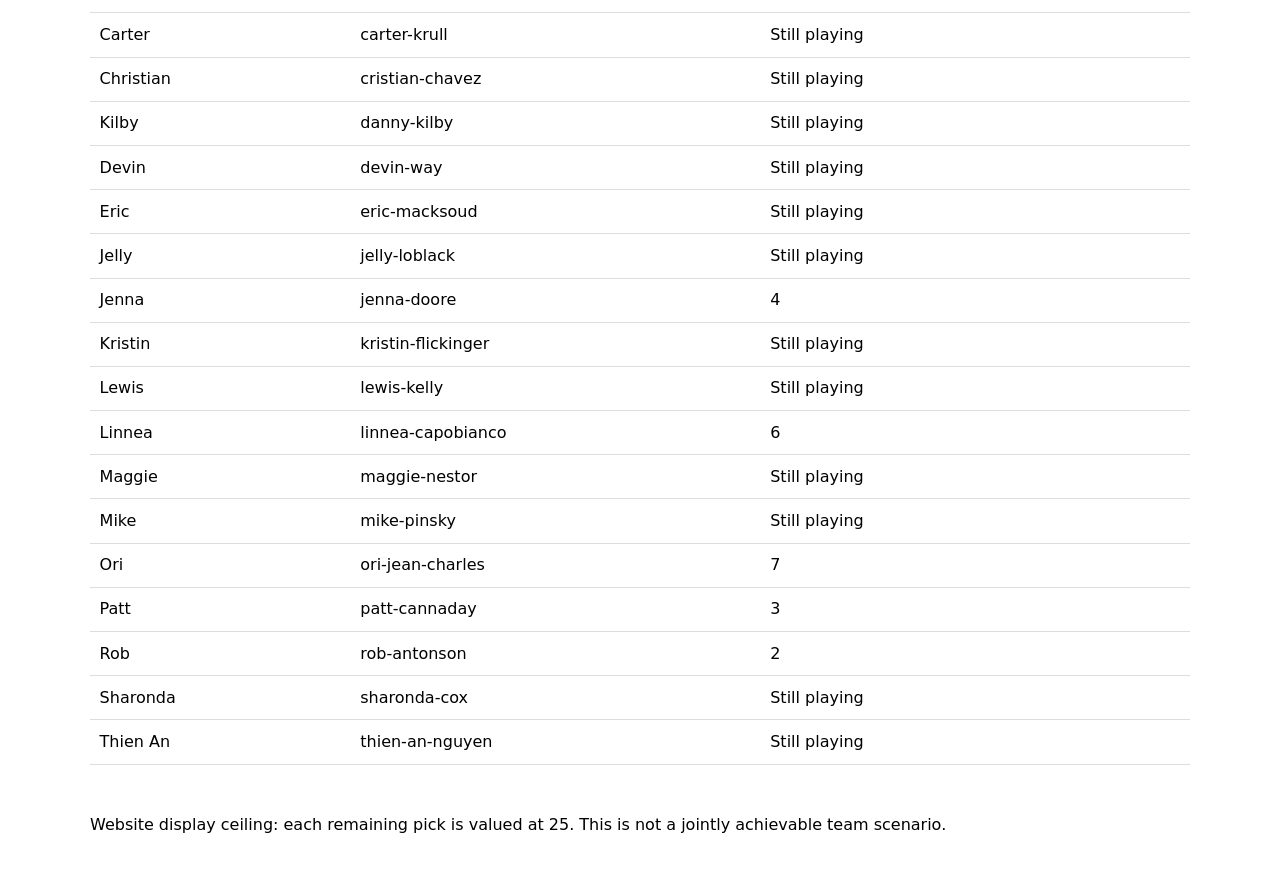
<file: data/live-league.html>
<!doctype html>
<html lang="en"><head><meta charset="utf-8"><meta name="viewport" content="width=device-width, initial-scale=1"><title>Survivor league data for recaps and scenarios</title><style>body{font:16px system-ui,sans-serif;max-width:1100px;margin:2rem auto;padding:0 1rem;line-height:1.5}table{border-collapse:collapse;width:100%;margin-bottom:2rem}th,td{text-align:left;border-bottom:1px solid #ddd;padding:.6rem;vertical-align:top}th{background:#eee}.table-wrap{overflow-x:auto}</style></head>
<body><h1>Survivor 51 Fantasy League — public data</h1>
<p>Last data change: <time>2026-11-05T03:42:34.240Z</time>. Source: the commissioner’s Google Sheet, through the live leaderboard API. Automated checks run approximately every 15 minutes; scheduled runs may be delayed.</p>
<p>Season started: Yes. Teams: 17. Picks per team: 5.</p>
<p><a href="../leaderboard.html">Leaderboard</a> · <a href="live-league.json">Structured JSON</a></p>
<h2>Teams and locked picks</h2>
<div class="table-wrap"><table><thead><tr><th>Player</th><th>Team</th><th>Picks</th><th>Current points</th><th>Remaining picks</th></tr></thead><tbody><tr><td>Elli Lumbard</td><td>alfredisgonnawinsurvivorpool-fred</td><td>Ana, Jelly, Kristin, Lewis, Sharonda</td><td>1</td><td>4</td></tr>
<tr><td>Harriet Spears</td><td>Black Widow Brigade</td><td>Kristin, Linnea, Maggie, Patt, Thien An</td><td>9</td><td>3</td></tr>
<tr><td>Stefan Gartner</td><td>Brad&#39;s pitt</td><td>Kilby, Eric, Kristin, Lewis, Ori</td><td>7</td><td>4</td></tr>
<tr><td>Jonathan Ozer</td><td>Double Chocolate Chunk</td><td>Alexis, Kilby, Jenna, Kristin, Ori</td><td>16</td><td>2</td></tr>
<tr><td>Jordan Mattison</td><td>Eating Good in the Neighborhood</td><td>Jenna, Kristin, Mike, Patt, Rob</td><td>9</td><td>2</td></tr>
<tr><td>Sarah Lumbard</td><td>Flint Keepers</td><td>Alexis, Carter, Kristin, Mike, Sharonda</td><td>5</td><td>4</td></tr>
<tr><td>Laura Rybak</td><td>I’m back baby!</td><td>Alexis, Christian, Jelly, Kristin, Rob</td><td>7</td><td>3</td></tr>
<tr><td>Jena Mattison</td><td>In my Radical Era</td><td>Carter, Jelly, Linnea, Mike, Ori</td><td>13</td><td>3</td></tr>
<tr><td>Jackie Lerash</td><td>Jackpot</td><td>Jelly, Lewis, Ori, Sharonda, Thien An</td><td>7</td><td>4</td></tr>
<tr><td>Shaun Rybak</td><td>Jeff Ps Plastic Surgeon</td><td>Christian, Maggie, Mike, Ori, Patt</td><td>10</td><td>3</td></tr>
<tr><td>Jennifer Spears Rybak</td><td>Jeff’s Botox Gang</td><td>Carter, Kristin, Maggie, Patt, Sharonda</td><td>3</td><td>4</td></tr>
<tr><td>Henry Lumbard</td><td>Never Rizo</td><td>Carter, Kristin, Maggie, Mike, Patt</td><td>3</td><td>4</td></tr>
<tr><td>Nick John</td><td>Patt Mike Kilby</td><td>Kilby, Maggie, Mike, Patt, Thien An</td><td>3</td><td>4</td></tr>
<tr><td>Beth Valenti</td><td>Probst Me Already</td><td>Maggie, Mike, Ori, Patt, Sharonda</td><td>10</td><td>3</td></tr>
<tr><td>Margo Mattison</td><td>Slay queen diva clock it battie 67</td><td>Ana, Devin, Kristin, Maggie, Mike</td><td>1</td><td>4</td></tr>
<tr><td>Frank Mattison</td><td>Surevivor</td><td>Brady, Devin, Jenna, Patt, Rob</td><td>9</td><td>2</td></tr>
<tr><td>Debbie Lerash</td><td>Wavingthru</td><td>Christian, Jelly, Kristin, Ori, Thien An</td><td>7</td><td>4</td></tr></tbody></table></div>
<h2>Castaway outcomes</h2><p>A blank outcome in the Sheet means still playing. Numeric outcomes are the exact point values recorded by the commissioner. Non-winning finalists receive 20 points; the winner receives 25.</p>
<div class="table-wrap"><table><thead><tr><th>Castaway</th><th>Stable ID</th><th>Outcome / points</th></tr></thead><tbody><tr><td>Aaliyah</td><td>aaliyah-puglia</td><td>0</td></tr>
<tr><td>Alexis</td><td>alexis-levine</td><td>5</td></tr>
<tr><td>Ana</td><td>ana-sani</td><td>1</td></tr>
<tr><td>Brady</td><td>brady-booker</td><td>Still playing</td></tr>
<tr><td>Carter</td><td>carter-krull</td><td>Still playing</td></tr>
<tr><td>Christian</td><td>cristian-chavez</td><td>Still playing</td></tr>
<tr><td>Kilby</td><td>danny-kilby</td><td>Still playing</td></tr>
<tr><td>Devin</td><td>devin-way</td><td>Still playing</td></tr>
<tr><td>Eric</td><td>eric-macksoud</td><td>Still playing</td></tr>
<tr><td>Jelly</td><td>jelly-loblack</td><td>Still playing</td></tr>
<tr><td>Jenna</td><td>jenna-doore</td><td>4</td></tr>
<tr><td>Kristin</td><td>kristin-flickinger</td><td>Still playing</td></tr>
<tr><td>Lewis</td><td>lewis-kelly</td><td>Still playing</td></tr>
<tr><td>Linnea</td><td>linnea-capobianco</td><td>6</td></tr>
<tr><td>Maggie</td><td>maggie-nestor</td><td>Still playing</td></tr>
<tr><td>Mike</td><td>mike-pinsky</td><td>Still playing</td></tr>
<tr><td>Ori</td><td>ori-jean-charles</td><td>7</td></tr>
<tr><td>Patt</td><td>patt-cannaday</td><td>3</td></tr>
<tr><td>Rob</td><td>rob-antonson</td><td>2</td></tr>
<tr><td>Sharonda</td><td>sharonda-cox</td><td>Still playing</td></tr>
<tr><td>Thien An</td><td>thien-an-nguyen</td><td>Still playing</td></tr></tbody></table></div>
<p>Website display ceiling: each remaining pick is valued at 25. This is not a jointly achievable team scenario.</p></body></html>
</file>
<file: css/style.css>
@import url("https://fonts.googleapis.com/css2?family=Oswald:wght@400;500;600;700&family=Special+Elite&family=DM+Sans:wght@400;500;600;700&display=swap");

:root {
  --night: #03141b;
  --deep: #062733;
  --teal: #0b5968;
  --teal-2: #117b87;
  --water: #18a2ad;
  --sand: #f4e4bd;
  --sand-2: #d7bd82;
  --gold: #e5ad3d;
  --ember: #ef6a25;
  --paint-red: #b6291e;
  --line: rgba(244, 228, 189, .20);
  --panel: rgba(3, 20, 27, .86);
  --panel-strong: rgba(4, 24, 31, .94);
  --max-w: 1040px;
  --wide: 1320px;
}

* { box-sizing: border-box; }
html { scroll-behavior: smooth; background: #000; }
body { margin: 0; min-height: 100vh; color: var(--sand); background: radial-gradient(900px 520px at 85% -10%, rgba(24,162,173,.16), transparent 70%), radial-gradient(800px 500px at 8% 15%, rgba(22,162,173,.10), transparent 60%), #020b11; font-family: "DM Sans", sans-serif; font-size: 17px; }
body::before {
  content: "";
  position: fixed;
  inset: 0;
  pointer-events: none;
  z-index: 0;
  opacity: .14;
  background:
    radial-gradient(120px 120px at 12% 18%, rgba(239,106,37,.18), transparent 70%),
    linear-gradient(90deg, transparent 11%, rgba(90,48,24,.14) 11.15% 11.35%, transparent 11.5%),
    radial-gradient(100px 110px at 88% 72%, rgba(229,173,61,.14), transparent 70%),
    linear-gradient(90deg, transparent 88%, rgba(90,48,24,.12) 88.15% 88.35%, transparent 88.5%);
  background-size: 100% 100%;
}
body > * {
  position: relative;
  z-index: 1;
}
h1,h2,h3,.display,.brand,.eyebrow,.navlinks a,.btn,th,.fee,.status { font-family: "Oswald", Impact, sans-serif; letter-spacing: .02em; }
h1,h2,h3 { color: var(--sand); margin: 0 0 .45em; line-height: 1.05; }
h1 { font-size: clamp(2.4rem, 6vw, 4.5rem); text-transform: uppercase; }
h2 { font-size: clamp(1.8rem, 4vw, 2.6rem); text-transform: uppercase; }
h3 { font-size: 1.3rem; }
p { max-width: 68ch; margin: 0 0 1em; }
.eyebrow { font-size: .82rem; font-weight: 700; text-transform: uppercase; letter-spacing: .16em; }
a { color: #7fe0e7; }
a:hover { color: #b4f2f4; }
.container { max-width: var(--max-w); margin: 0 auto; padding: 0 24px; }
.container-wide { max-width: var(--wide); }
.topnav { position: sticky; top: 0; z-index: 50; background: rgba(2,12,17,.94); border-bottom: 1px solid rgba(244,228,189,.16); -webkit-backdrop-filter: blur(12px); backdrop-filter: blur(12px); }
.topnav .container { min-height: 68px; display: flex; align-items: center; justify-content: space-between; gap: 18px; }
.brand { display: flex; align-items: center; gap: 10px; color: var(--sand); text-decoration: none; font-size: 1.08rem; font-weight: 700; text-transform: uppercase; white-space: nowrap; }
.brand svg { width: 22px; height: 22px; }
.navlinks { display: flex; gap: 24px; }
.navlinks a { color: #d9d3bd; text-decoration: none; font-size: .96rem; font-weight: 600; text-transform: uppercase; padding: 22px 0 18px; border-bottom: 3px solid transparent; }
.navlinks a:hover,.navlinks a.active { color: #fff1c6; border-bottom-color: var(--ember); }
.logo-hero { display: none; }
.poster-hero { position: relative; width: 100%; overflow: hidden; background: #020c11; border-bottom: 1px solid rgba(244,228,189,.18); }
.poster-frame { position: relative; width: min(100%, 128.67vh); margin: 0 auto; }
.poster-art { display: block; width: 100%; height: auto; max-width: 100%; margin: 0 auto; object-fit: contain; object-position: center; }
.poster-frame::after { content: ""; position: absolute; inset: 0; pointer-events: none; background: none; }
.hero-cta-hotspot { position: absolute; z-index: 3; left: 29%; top: 77%; width: 42%; height: 20%; display: block; border-radius: 18px; color: transparent; text-indent: -9999px; }
.hero-cta-hotspot:focus-visible { outline: 3px solid #fff1c6; outline-offset: 4px; }
.poster-caption { position: relative; z-index: 4; left: auto; bottom: auto; transform: none; width: fit-content; max-width: calc(100% - 28px); margin: 12px auto 14px; color: rgba(244,228,189,.88); text-align: center; }
.hero { position: relative; padding: 62px 0 52px; overflow: hidden; border-bottom: 1px solid var(--line); background: linear-gradient(90deg, rgba(3,20,27,.98), rgba(3,20,27,.72) 52%, rgba(3,20,27,.96)); }
.hero::after { content:""; position:absolute; inset:0; background: radial-gradient(500px 260px at 76% 40%, rgba(229,173,61,.14), transparent 72%); pointer-events:none; }
.hero .container { position: relative; z-index: 1; }
.hero .eyebrow { color: var(--gold); margin-bottom: 12px; }
.hero .muted { color: #d2d6ca; }
.hero-stats { display:flex; flex-wrap:wrap; gap:26px; margin-top:30px; padding-top:24px; border-top:1px solid var(--line); }
.stat .num { display:block; color:#fff0be; font-family:"Oswald",sans-serif; font-size:2rem; font-weight:700; }
.stat .label { color:#cbd0c6; font-size:.92rem; }
.btn { display:inline-flex; align-items:center; justify-content:center; gap:8px; min-height:46px; padding:11px 22px; border:1px solid rgba(244,228,189,.18); border-radius:4px; background: linear-gradient(180deg, rgba(229,173,61,.94), rgba(207,136,24,.96)); color:#1c1306; font-family:"Oswald",sans-serif; font-size:1.05rem; font-weight:700; text-decoration:none; text-transform:uppercase; letter-spacing:.04em; transition:transform .12s ease, filter .12s ease, border-color .12s ease; }
.btn:hover { color:#fff; transform:translateY(-1px); filter:brightness(1.08); }
.btn.secondary { background:rgba(5,36,46,.72); border-color:rgba(127,224,231,.34); color:#c9f2f3; }
.btn.secondary:hover { border-color:var(--water); }
.btn:disabled { opacity:.5; cursor:not-allowed; transform:none; }
section { padding:58px 0; }
section.tight { padding:38px 0; }
.panel { background: linear-gradient(145deg, rgba(7,35,45,.94), rgba(2,19,26,.92)); border:1px solid rgba(244,228,189,.16); border-top-color:rgba(229,173,61,.35); border-radius:8px; padding:28px; }
.hairline { border-top:1px solid var(--line); margin:14px 0; }
.scoreboard { border:1px solid rgba(229,173,61,.45); border-radius:7px; overflow:hidden; background:rgba(2,18,24,.78); }
.scoreboard .row { display:flex; justify-content:space-between; align-items:baseline; gap:18px; padding:15px 20px; border-bottom:1px solid var(--line); }
.scoreboard .row:last-child { border-bottom:none; }
.scoreboard .rule { color:#d7ddd2; }
.scoreboard .val { color:#ffe5a1; font-family:"Oswald",sans-serif; font-size:1.15rem; font-weight:700; white-space:nowrap; }
label { display:block; color:#e2dfcf; font-weight:600; font-size:.95rem; margin-bottom:6px; }
input[type="text"], input[type="tel"], select { width:100%; padding:12px 13px; border-radius:5px; background:#02171f; color:#f6ecd2; border:1px solid rgba(127,224,231,.22); font:inherit; font-size:1rem; }
input:focus,select:focus { outline:2px solid rgba(24,162,173,.72); outline-offset:2px; border-color:var(--water); }
.field { margin-bottom:20px; }
.pick-grid { display:grid; grid-template-columns:repeat(auto-fit,minmax(220px,1fr)); gap:18px; }
#standings-table { width:100%; border-collapse:separate; border-spacing:0; overflow:hidden; background:rgba(2,17,23,.84); border:1px solid rgba(244,228,189,.14); border-radius:8px; }
th,td { text-align:left; padding:14px 15px; border-bottom:1px solid rgba(244,228,189,.10); font-size:.98rem; }
th { color:#d9c88e; font-size:.82rem; text-transform:uppercase; letter-spacing:.09em; background:rgba(9,58,70,.72); }
tbody tr:hover { background:rgba(24,162,173,.07); }
tbody tr:last-child td { border-bottom:0; }
tr.rank-1 td:first-child { color:#ffe29a; font-weight:800; }
.pick-tag { display:inline-block; font-size:.82rem; padding:4px 9px; border-radius:999px; border:1px solid rgba(244,228,189,.18); margin:2px 4px 2px 0; white-space:nowrap; }
.pick-tag.out { color:#9aa49f; text-decoration:line-through; opacity:.65; }
.pick-tag.final3 { border-color:var(--gold); color:#ffe19a; background:rgba(229,173,61,.08); }
.pick-tag.winner { border-color:var(--gold); color:#fff0b4; background:rgba(229,173,61,.18); box-shadow:inset 0 0 0 1px rgba(229,173,61,.18); }
.pick-tag.active { border-color:rgba(24,162,173,.62); color:#91e4e8; background:rgba(24,162,173,.07); }
.picks-cell { white-space:nowrap; }
#standings-table td,#standings-table th { white-space:nowrap; }
.badge { display:inline-block; padding:4px 9px; border-radius:999px; font-size:.82rem; font-weight:700; }
.badge.paid { background:rgba(67,171,141,.16); color:#8fe0c2; }
.badge.unpaid { background:rgba(239,106,37,.14); color:#ffad76; }
.center { text-align:center; }
.center p { margin-left:auto; margin-right:auto; }
.muted { color:#c5cdc5; }
.hidden { display:none !important; }
.small { font-size:.9rem; }
.status-msg { padding:14px 16px; border-radius:6px; border:1px solid var(--line); margin-bottom:20px; background:rgba(2,18,24,.72); }
.status-msg.error { border-color:rgba(239,106,37,.55); color:#ffae79; }
.status-msg.success { border-color:rgba(229,173,61,.55); color:#ffe09a; }
.roster-grid { display:grid; grid-template-columns:repeat(auto-fill,minmax(260px,1fr)); gap:14px; margin-top:24px; }
.roster-card { background:linear-gradient(145deg,rgba(7,39,49,.94),rgba(3,23,30,.94)); border:1px solid rgba(244,228,189,.13); border-radius:7px; padding:14px 16px; display:grid; grid-template-columns:minmax(0,1fr) 68px; align-items:center; gap:12px; transition:transform .12s ease, border-color .12s ease, background .12s ease, opacity .12s ease; }
.roster-card:hover { transform:translateY(-2px); border-color:rgba(24,162,173,.65); background:linear-gradient(145deg,rgba(8,52,64,.96),rgba(3,25,33,.96)); }
.roster-card.clickable { cursor:pointer; }
.roster-card.clickable:focus-visible { outline:2px solid var(--water); outline-offset:2px; }
.roster-card.selected { opacity:.58; filter:grayscale(.65); border-color:rgba(244,228,189,.48); }
.roster-card.selected .roster-photo { position:relative; }
.roster-card.selected .roster-photo::after { content:"✓"; position:absolute; right:-4px; bottom:-4px; width:21px; height:21px; border-radius:50%; background:var(--ember); color:white; font-size:12px; line-height:21px; text-align:center; font-weight:700; }
.roster-info { text-align:left; min-width:0; }
.roster-info h3 { font-size:1.05rem; margin-bottom:4px; }
.roster-photo { width:68px; height:68px; border-radius:50%; overflow:hidden; background:#06232d; border:1px solid rgba(229,173,61,.34); flex-shrink:0; justify-self:end; }
.roster-photo img { width:100%; height:100%; object-fit:cover; object-position:50% 5%; transform:scale(2.2); transform-origin:50% 5%; }
.roster-initials { width:100%; height:100%; display:flex; align-items:center; justify-content:center; font-family:"Oswald",sans-serif; font-weight:700; font-size:1.1rem; color:#ffe19a; }
.roster-meta { font-size:.84rem; color:#aebbb6; margin:0 0 2px; }
.roster-occ { font-size:.86rem; color:#75d2d9; margin:0; }
.roster-badge { font-size:.82rem; font-weight:700; margin:5px 0 0; }
.roster-card.out { opacity:.48; filter:grayscale(.8); border-color:rgba(244,228,189,.09); }
.roster-card.out .roster-badge { color:#aeb6b2; text-decoration:line-through; }
.roster-card.final3 { border-color:rgba(229,173,61,.72); background:rgba(229,173,61,.08); }
.roster-card.final3 .roster-badge,.roster-card.winner .roster-badge { color:#ffe09a; }
.roster-card.winner { border-color:var(--gold); background:rgba(229,173,61,.14); box-shadow:inset 0 0 0 1px rgba(229,173,61,.25),0 0 24px rgba(229,173,61,.10); }
.nopick { display:flex; gap:22px; align-items:center; background:rgba(4,28,36,.9); border:1px solid rgba(182,41,30,.35); border-left:4px solid var(--paint-red); padding:20px 22px; margin-bottom:30px; }
.nopick-photo { position:relative; flex-shrink:0; width:108px; height:108px; border-radius:50%; overflow:hidden; }
.nopick-photo img { width:100%; height:100%; object-fit:cover; object-position:center 22%; filter:grayscale(.55) contrast(1.05) brightness(.9); }
.nopick-photo .ban-ring,.roster-card.fake-card .ban-ring { position:absolute; inset:0; border:6px solid #e02b1d; border-radius:50%; }
.nopick-photo .ban-bar,.roster-card.fake-card .ban-bar { position:absolute; left:50%; top:50%; width:6px; height:105%; background:#e02b1d; transform:translate(-50%,-50%) rotate(45deg); }
.nopick-text h3 { margin-bottom:4px; }
.nopick-text p { margin:0; color:var(--sand-2); font-size:.96rem; }
.roster-card.fake-card { cursor:pointer; border-style:dashed; border-color:rgba(224,43,29,.42); }
.roster-card.fake-card:hover { border-color:#e02b1d; }
.roster-card.fake-card .roster-photo { position:relative; }
.roster-card.fake-card .roster-photo img { transform:none; object-position:center 22%; filter:grayscale(.5) contrast(1.05) brightness(.85); }
.roster-card.fake-card .ban-ring { border-width:5px; }
.roster-card.fake-card .ban-bar { width:5px; }
.roster-card.fake-card .roster-occ.fake-reason { color:#b7c1bb; font-style:italic; }
.roster-card.fake-card.revealed .roster-occ.fake-reason { color:#ff9c63; font-style:normal; }
.torch-band { position:relative; overflow:hidden; padding:78px 0 62px; isolation:isolate; }
.torch-band::before { content:""; position:absolute; inset:0; background:url("../images/torchsnuff.jpg") center 38%/cover no-repeat; opacity:.42; filter:saturate(.9) contrast(1.08); z-index:-2; }
.torch-band::after { content:""; position:absolute; inset:0; background:linear-gradient(90deg,#03141b 0%,rgba(3,20,27,.35) 50%,#03141b 100%),radial-gradient(520px 280px at 62% 50%,rgba(239,106,37,.18),transparent 60%); z-index:-1; }
.torch-band .container { position:relative; }
.torch-sub { color:#d4dbd3; max-width:44ch; margin:0; }
footer { border-top:1px solid var(--line); padding:30px 0; color:#aeb8b3; font-size:.9rem; background:rgba(1,9,13,.72); }
footer .container { font-size: 0; }
footer .container::after { content: "Season 51: Operated by Hank"; font-size: .9rem; }
@media (max-width: 800px) { .topnav .container { align-items:flex-start; padding-top:12px; padding-bottom:12px; flex-direction:column; } .navlinks { width:100%; justify-content:space-between; gap:12px; } .navlinks a { padding-top:0; } }
@media (min-width: 801px) { .topnav .container { min-height: 82px; } .brand { font-size: 2rem; } .navlinks { gap: 30px; } .navlinks a { font-size: 1.75rem; padding: 24px 0 20px; } }
@media (max-width: 640px) { .container { padding:0 17px; } .brand { font-size:1.55rem; } .navlinks a { font-size:1.42rem; } .poster-frame { width:100%; } .poster-art { width:100%; height:auto; min-height:0; object-fit:cover; object-position:center; scale:1.2; } .hero-cta-hotspot { left: 25%; top: 82%; width: 51%; height: 18%; } }
.premiere-countdown { padding:14px 20px 16px; text-align:center; letter-spacing:.04em; }
.countdown-kicker { color:var(--gold); font-family:Oswald,sans-serif; font-size:.78rem; font-weight:700; letter-spacing:.16em; margin-bottom:5px; }
.countdown-time { color:#fff7df; font-family:Oswald,Impact,sans-serif; font-size:clamp(1.45rem,3vw,2.45rem); font-weight:700; line-height:1.05; text-shadow:0 2px 14px rgba(0,0,0,.65); white-space:nowrap; }
.countdown-time span { display:inline-block; min-width:1.25em; font-variant-numeric:tabular-nums; }
.countdown-time small { color:var(--ember); font-family:DM Sans,sans-serif; font-size:.46em; font-weight:800; letter-spacing:.1em; margin:0 .28em 0 .08em; vertical-align:.22em; }
.countdown-date { color:#f2dfb0; font-size:.78rem; margin-top:5px; }
.countdown-note { color:rgba(255,255,255,.68); font-size:.68rem; margin-top:3px; }
@media (max-width:600px) { .premiere-countdown { width:100%; padding:11px 8px 13px; } .countdown-time { font-size:clamp(1.2rem,6.4vw,1.65rem); letter-spacing:-.015em; } .countdown-date { font-size:.7rem; } .countdown-note { font-size:.62rem; } }

/* Shared native fire emoji animation */
.brand-flame {
  display: inline-block;
  font-family: "Apple Color Emoji", "Segoe UI Emoji", "Noto Color Emoji", sans-serif;
  font-size: 1.18em;
  line-height: 1;
  transform-origin: 50% 90%;
  animation: flame-wave 1.25s ease-in-out infinite;
  will-change: transform;
}

@keyframes flame-wave {
  0%, 100% { transform: rotate(-8deg) skewX(-2deg) scale(1); }
  20% { transform: rotate(7deg) skewX(2deg) scale(1.06, .96); }
  40% { transform: rotate(-6deg) skewX(-3deg) scale(.97, 1.05); }
  60% { transform: rotate(8deg) skewX(2deg) scale(1.05, .97); }
  80% { transform: rotate(-5deg) skewX(-2deg) scale(.98, 1.04); }
}

@media (prefers-reduced-motion: reduce) {
  .brand-flame {
    animation: none;
    transform: none;
  }
}
</file>
